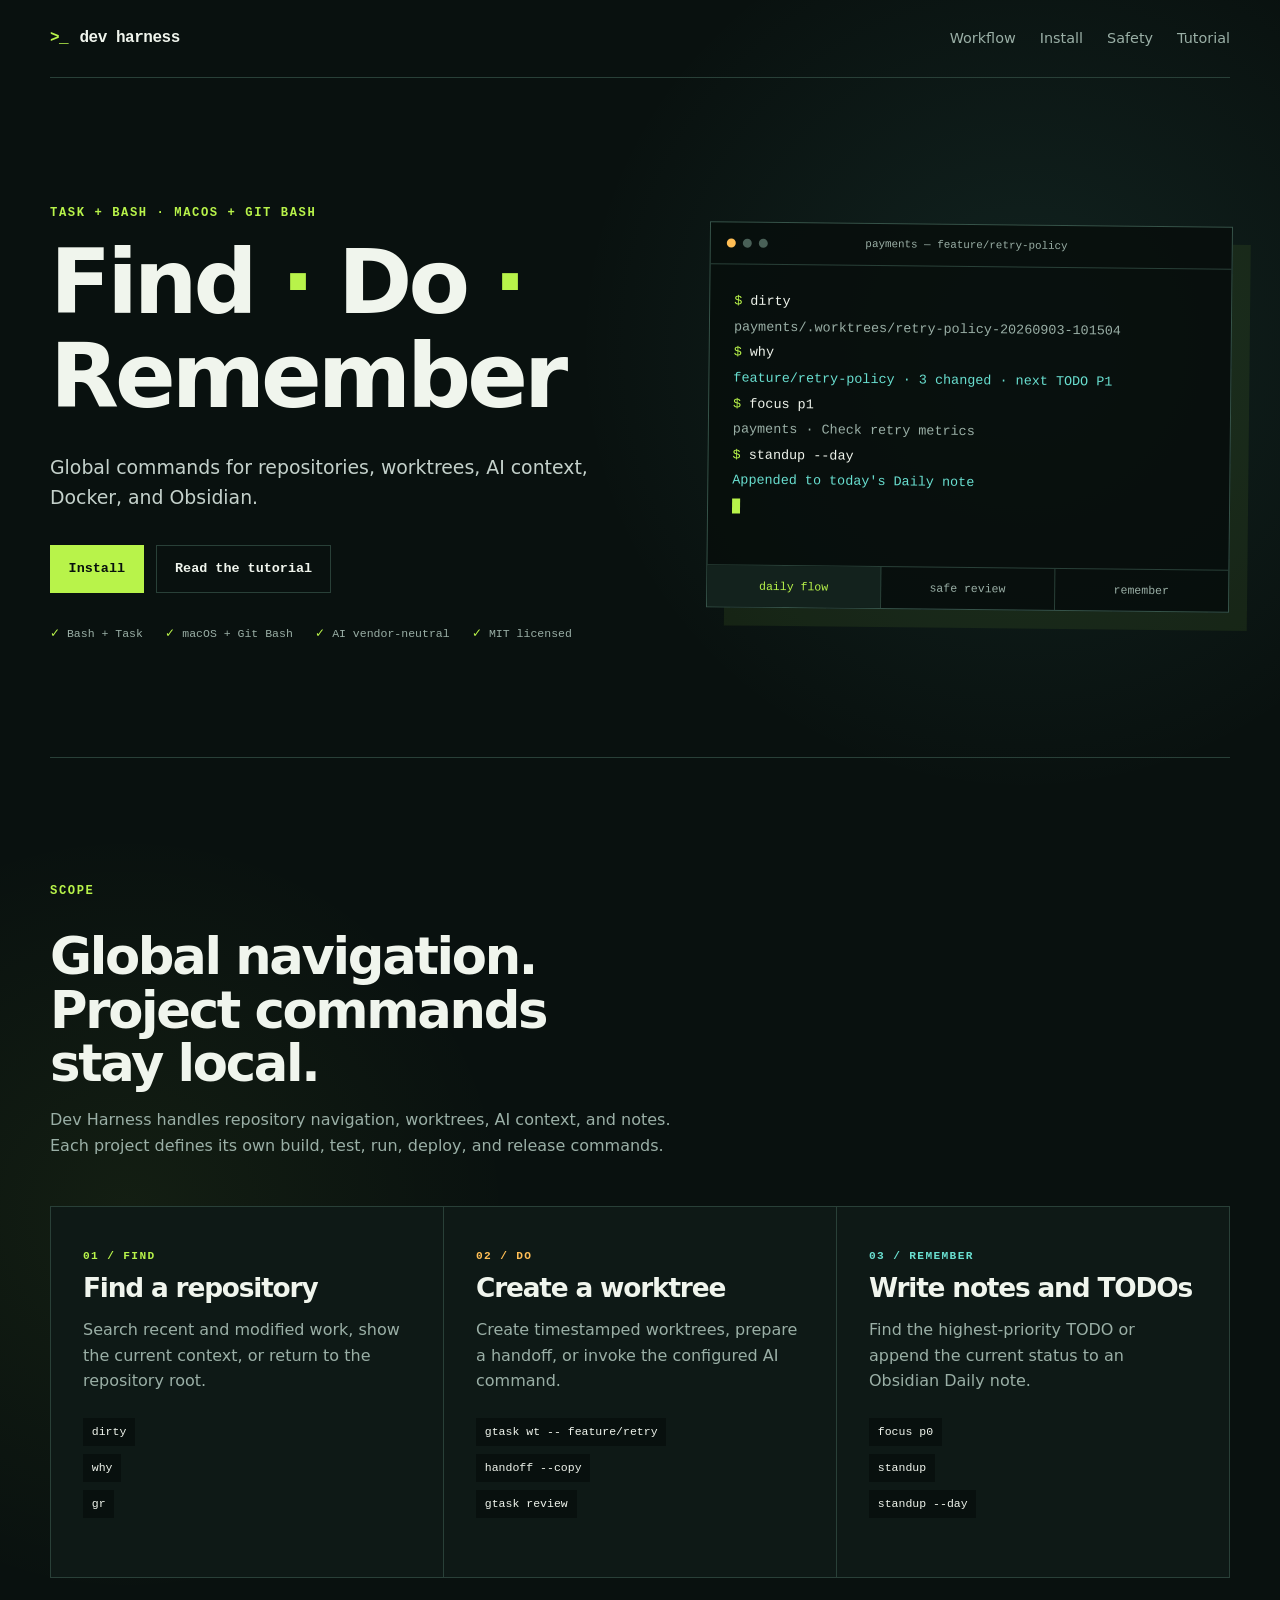
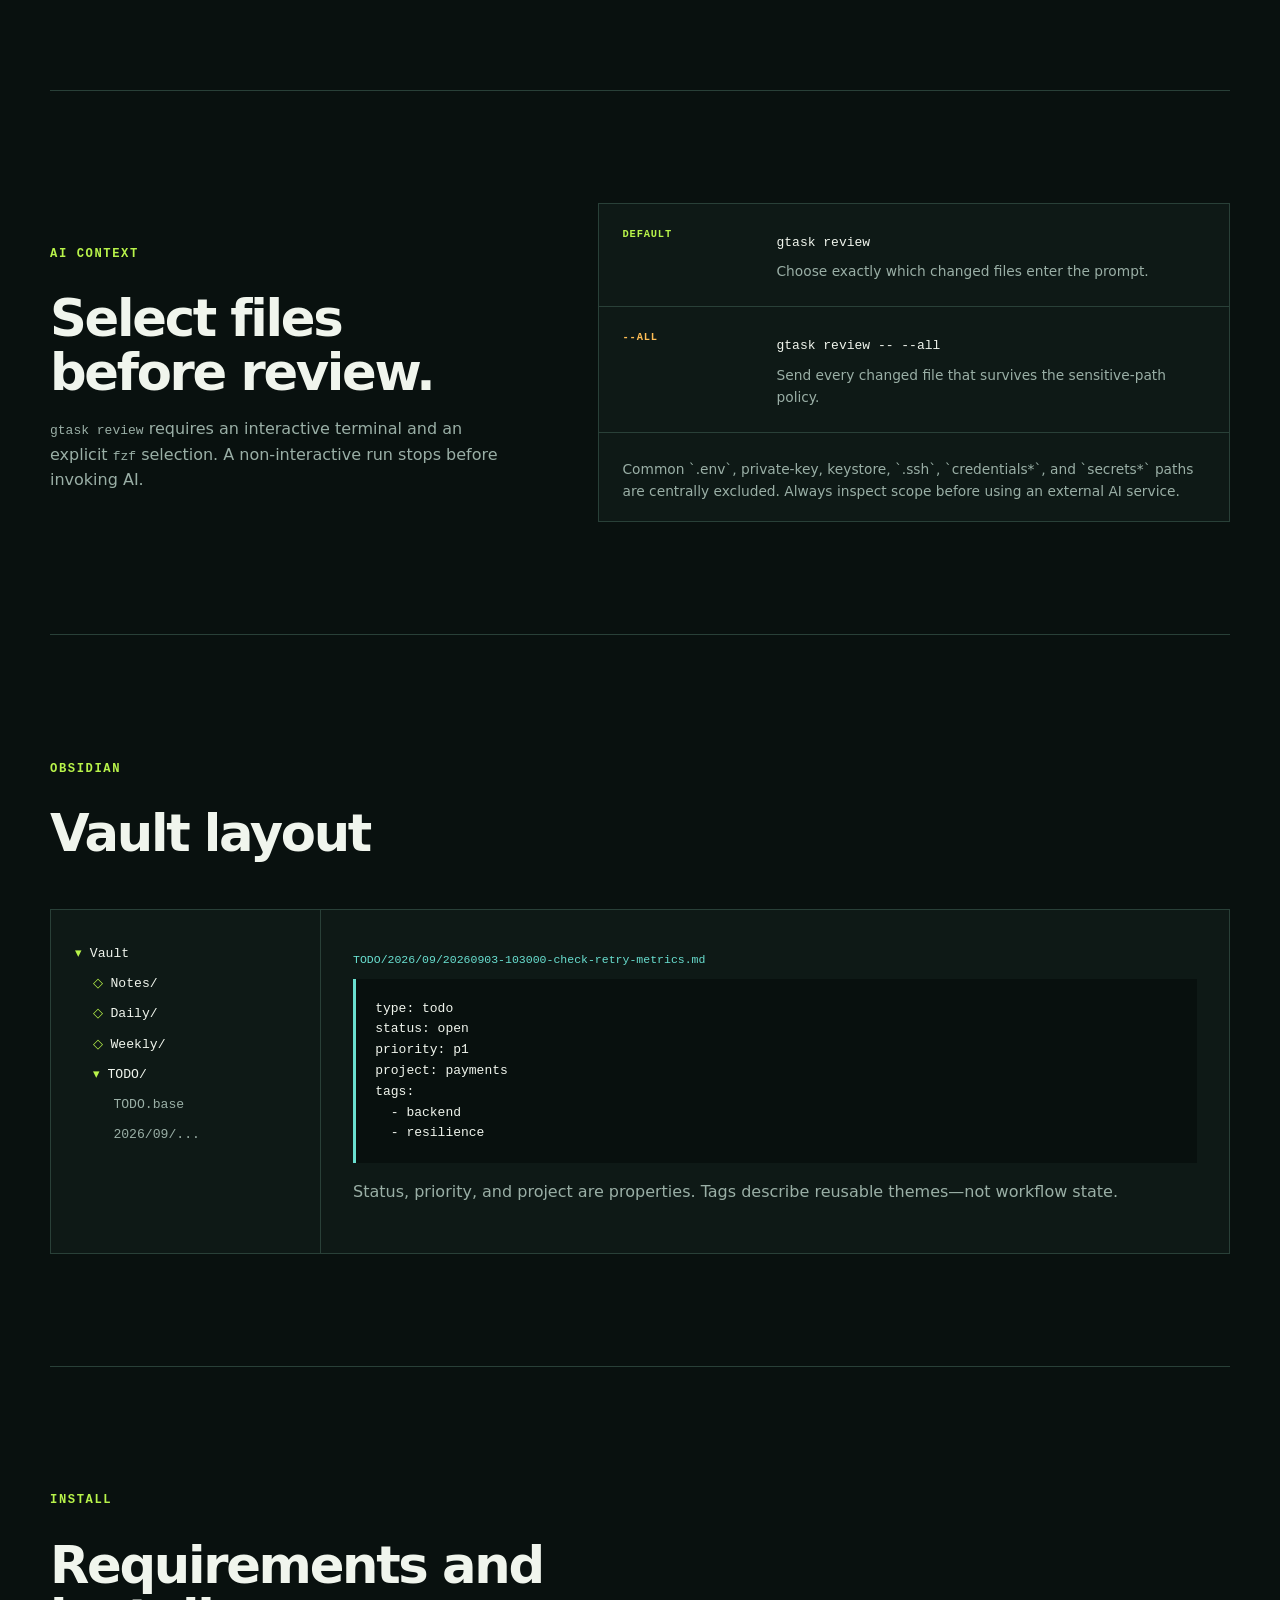
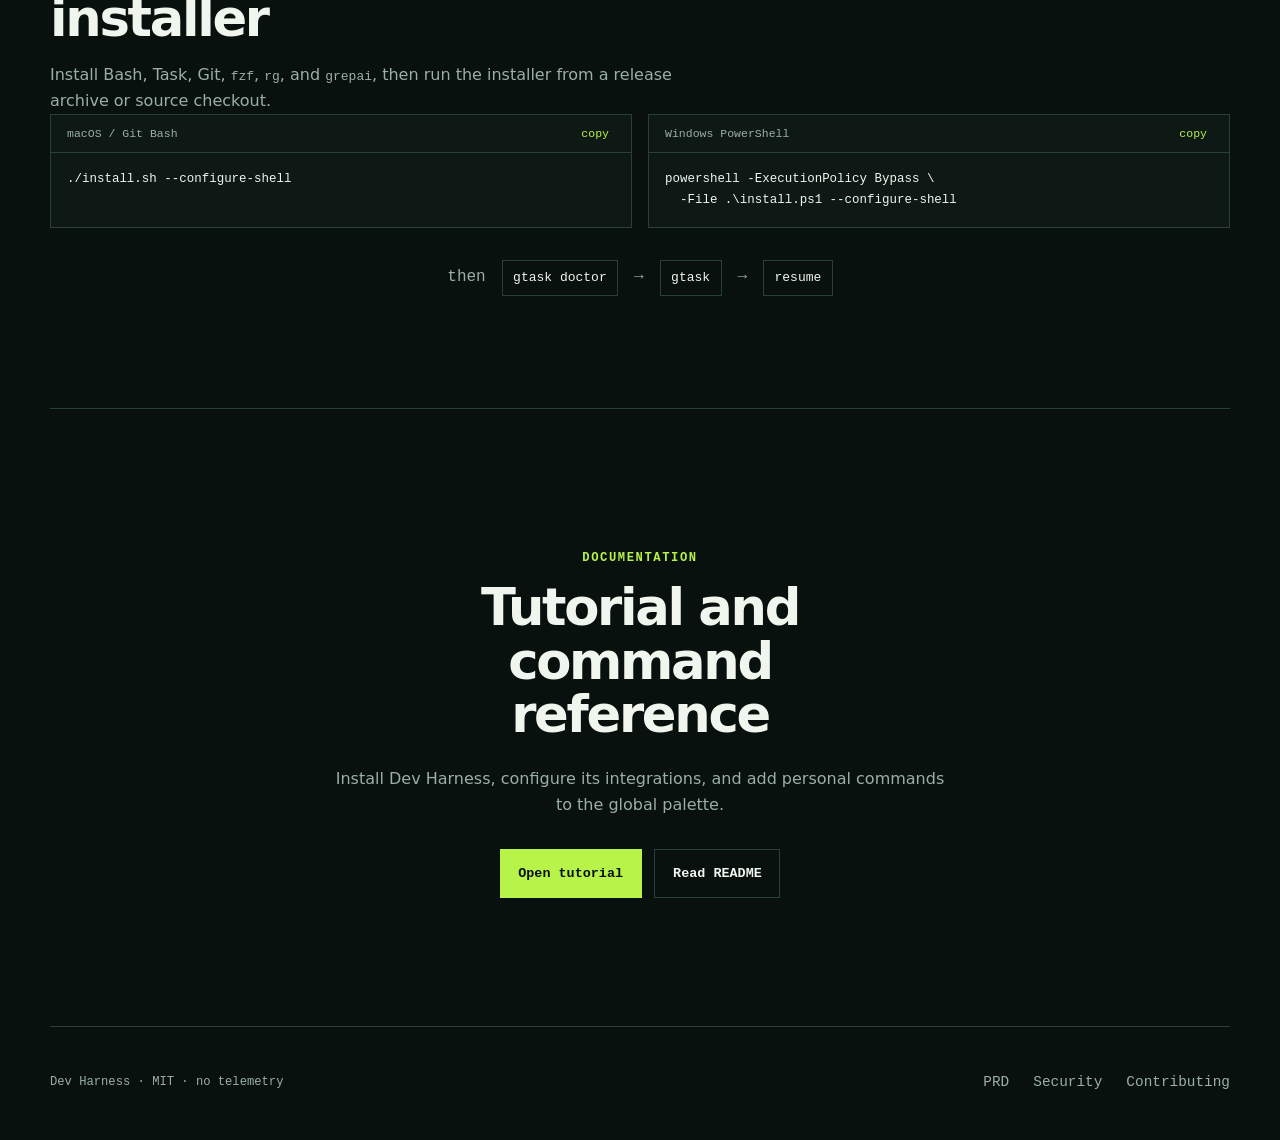
<file: docs/site/index.html>
<!doctype html>
<html lang="en">
  <head>
    <meta charset="utf-8">
    <meta name="viewport" content="width=device-width, initial-scale=1">
    <meta name="description" content="Dev Harness CLI for macOS and Windows Git Bash.">
    <meta name="theme-color" content="#09110f">
    <title>Dev Harness — Find · Do · Remember</title>
    <link rel="stylesheet" href="styles.css?v=0.3.0">
    <script src="app.js?v=0.3.0" defer></script>
  </head>
  <body>
    <a class="skip-link" href="#main">Skip to content</a>
    <header class="site-header">
      <a class="brand" href="#top" aria-label="Dev Harness home">
        <span class="brand-mark" aria-hidden="true">&gt;_</span>
        <span>dev harness</span>
      </a>
      <nav aria-label="Primary navigation">
        <a href="#workflow">Workflow</a>
        <a href="#install">Install</a>
        <a href="#security">Safety</a>
        <a href="tutorial.html">Tutorial</a>
      </nav>
    </header>

    <main id="main">
      <section class="hero" id="top">
        <div class="hero-copy">
          <p class="eyebrow">Task + Bash · macOS + Git Bash</p>
          <h1>Find <span>·</span> Do <span>·</span> Remember</h1>
          <p class="lede">Global commands for repositories, worktrees, AI context, Docker, and Obsidian.</p>
          <div class="hero-actions">
            <a class="button primary" href="#install">Install</a>
            <a class="button secondary" href="tutorial.html">Read the tutorial</a>
          </div>
          <ul class="trust-row" aria-label="Product traits">
            <li>Bash + Task</li>
            <li>macOS + Git Bash</li>
            <li>AI vendor-neutral</li>
            <li>MIT licensed</li>
          </ul>
        </div>

        <div class="terminal" aria-label="Example Dev Harness terminal session">
          <div class="terminal-bar">
            <span></span><span></span><span></span>
            <p>payments — feature/retry-policy</p>
          </div>
          <div class="terminal-body" aria-live="polite">
            <div id="terminal-lines"></div>
            <span class="cursor" aria-hidden="true"></span>
          </div>
          <div class="terminal-tabs" role="group" aria-label="Choose terminal demo">
            <button class="active" data-demo="flow" type="button">daily flow</button>
            <button data-demo="review" type="button">safe review</button>
            <button data-demo="remember" type="button">remember</button>
          </div>
        </div>
      </section>

      <section class="principles" id="workflow" aria-labelledby="workflow-title">
        <div class="section-heading">
          <p class="eyebrow">Scope</p>
          <h2 id="workflow-title">Global navigation. Project commands stay local.</h2>
          <p>Dev Harness handles repository navigation, worktrees, AI context, and notes. Each project defines its own build, test, run, deploy, and release commands.</p>
        </div>

        <div class="principle-grid">
          <article id="find" class="principle-card lime">
            <p class="step">01 / Find</p>
            <h3>Find a repository</h3>
            <p>Search recent and modified work, show the current context, or return to the repository root.</p>
            <code>dirty</code>
            <code>why</code>
            <code>gr</code>
          </article>

          <article id="do" class="principle-card amber">
            <p class="step">02 / Do</p>
            <h3>Create a worktree</h3>
            <p>Create timestamped worktrees, prepare a handoff, or invoke the configured AI command.</p>
            <code>gtask wt -- feature/retry</code>
            <code>handoff --copy</code>
            <code>gtask review</code>
          </article>

          <article id="remember" class="principle-card cyan">
            <p class="step">03 / Remember</p>
            <h3>Write notes and TODOs</h3>
            <p>Find the highest-priority TODO or append the current status to an Obsidian Daily note.</p>
            <code>focus p0</code>
            <code>standup</code>
            <code>standup --day</code>
          </article>
        </div>
      </section>

      <section class="split-section" id="security">
        <div class="section-heading compact">
          <p class="eyebrow">AI context</p>
          <h2>Select files before review.</h2>
          <p><code>gtask review</code> requires an interactive terminal and an explicit <code>fzf</code> selection. A non-interactive run stops before invoking AI.</p>
        </div>
        <div class="security-panel">
          <div class="security-row safe">
            <span>default</span>
            <div><code>gtask review</code><p>Choose exactly which changed files enter the prompt.</p></div>
          </div>
          <div class="security-row caution">
            <span>--all</span>
            <div><code>gtask review -- --all</code><p>Send every changed file that survives the sensitive-path policy.</p></div>
          </div>
          <p class="fine-print">Common `.env`, private-key, keystore, `.ssh`, `credentials*`, and `secrets*` paths are centrally excluded. Always inspect scope before using an external AI service.</p>
        </div>
      </section>

      <section class="knowledge-section" aria-labelledby="knowledge-title">
        <div class="section-heading">
          <p class="eyebrow">Obsidian</p>
          <h2 id="knowledge-title">Vault layout</h2>
        </div>
        <div class="vault-window">
          <div class="tree" aria-label="Obsidian vault structure">
            <p><span>▾</span> Vault</p>
            <p class="indent"><span>◇</span> Notes/</p>
            <p class="indent"><span>◇</span> Daily/</p>
            <p class="indent"><span>◇</span> Weekly/</p>
            <p class="indent"><span>▾</span> TODO/</p>
            <p class="indent-2 muted">TODO.base</p>
            <p class="indent-2 muted">2026/09/...</p>
          </div>
          <div class="note-preview">
            <p class="note-path">TODO/2026/09/20260903-103000-check-retry-metrics.md</p>
            <pre><code>type: todo
status: open
priority: p1
project: payments
tags:
  - backend
  - resilience</code></pre>
            <p>Status, priority, and project are properties. Tags describe reusable themes—not workflow state.</p>
          </div>
        </div>
      </section>

      <section class="install-section" id="install" aria-labelledby="install-title">
        <div class="section-heading compact">
          <p class="eyebrow">Install</p>
          <h2 id="install-title">Requirements and installer</h2>
          <p>Install Bash, Task, Git, <code>fzf</code>, <code>rg</code>, and <code>grepai</code>, then run the installer from a release archive or source checkout.</p>
        </div>
        <div class="install-grid">
          <div class="command-card">
            <div class="command-heading"><span>macOS / Git Bash</span><button class="copy" type="button" data-copy="./install.sh --configure-shell">copy</button></div>
            <pre><code>./install.sh --configure-shell</code></pre>
          </div>
          <div class="command-card">
            <div class="command-heading"><span>Windows PowerShell</span><button class="copy" type="button" data-copy="powershell -ExecutionPolicy Bypass -File .\install.ps1 --configure-shell">copy</button></div>
            <pre><code>powershell -ExecutionPolicy Bypass \
  -File .\install.ps1 --configure-shell</code></pre>
          </div>
        </div>
        <div class="first-run">
          <span>then</span>
          <code>gtask doctor</code>
          <span>→</span>
          <code>gtask</code>
          <span>→</span>
          <code>resume</code>
        </div>
      </section>

      <section class="cta">
        <p class="eyebrow">Documentation</p>
        <h2>Tutorial and command reference</h2>
        <p>Install Dev Harness, configure its integrations, and add personal commands to the global palette.</p>
        <div class="hero-actions center">
          <a class="button primary" href="tutorial.html">Open tutorial</a>
          <a class="button secondary" href="README.md" data-repo-file="README.md">Read README</a>
        </div>
      </section>
    </main>

    <footer>
      <p>Dev Harness · MIT · no telemetry</p>
      <nav aria-label="Project documents">
        <a href="PRD.md" data-repo-file="PRD.md">PRD</a>
        <a href="SECURITY.md" data-repo-file="SECURITY.md">Security</a>
        <a href="CONTRIBUTING.md" data-repo-file="CONTRIBUTING.md">Contributing</a>
      </nav>
    </footer>
  </body>
</html>
</file>
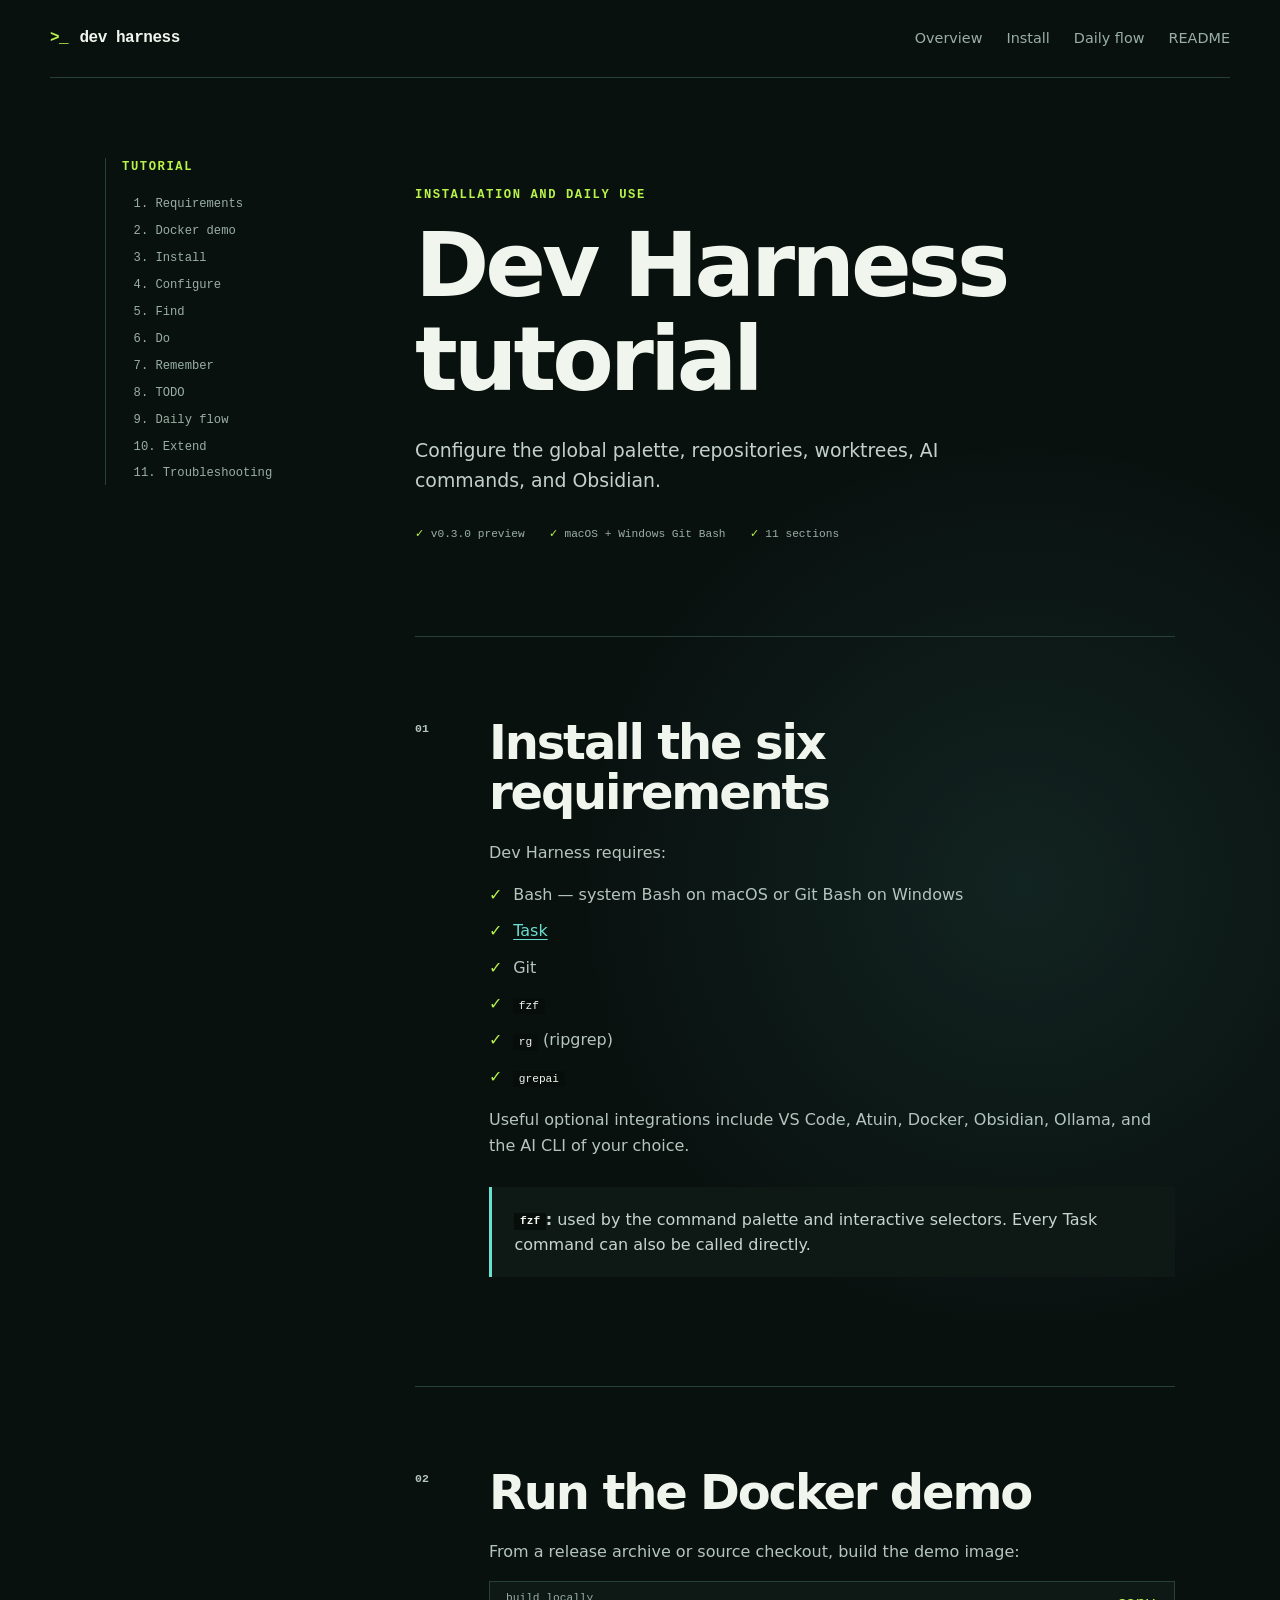
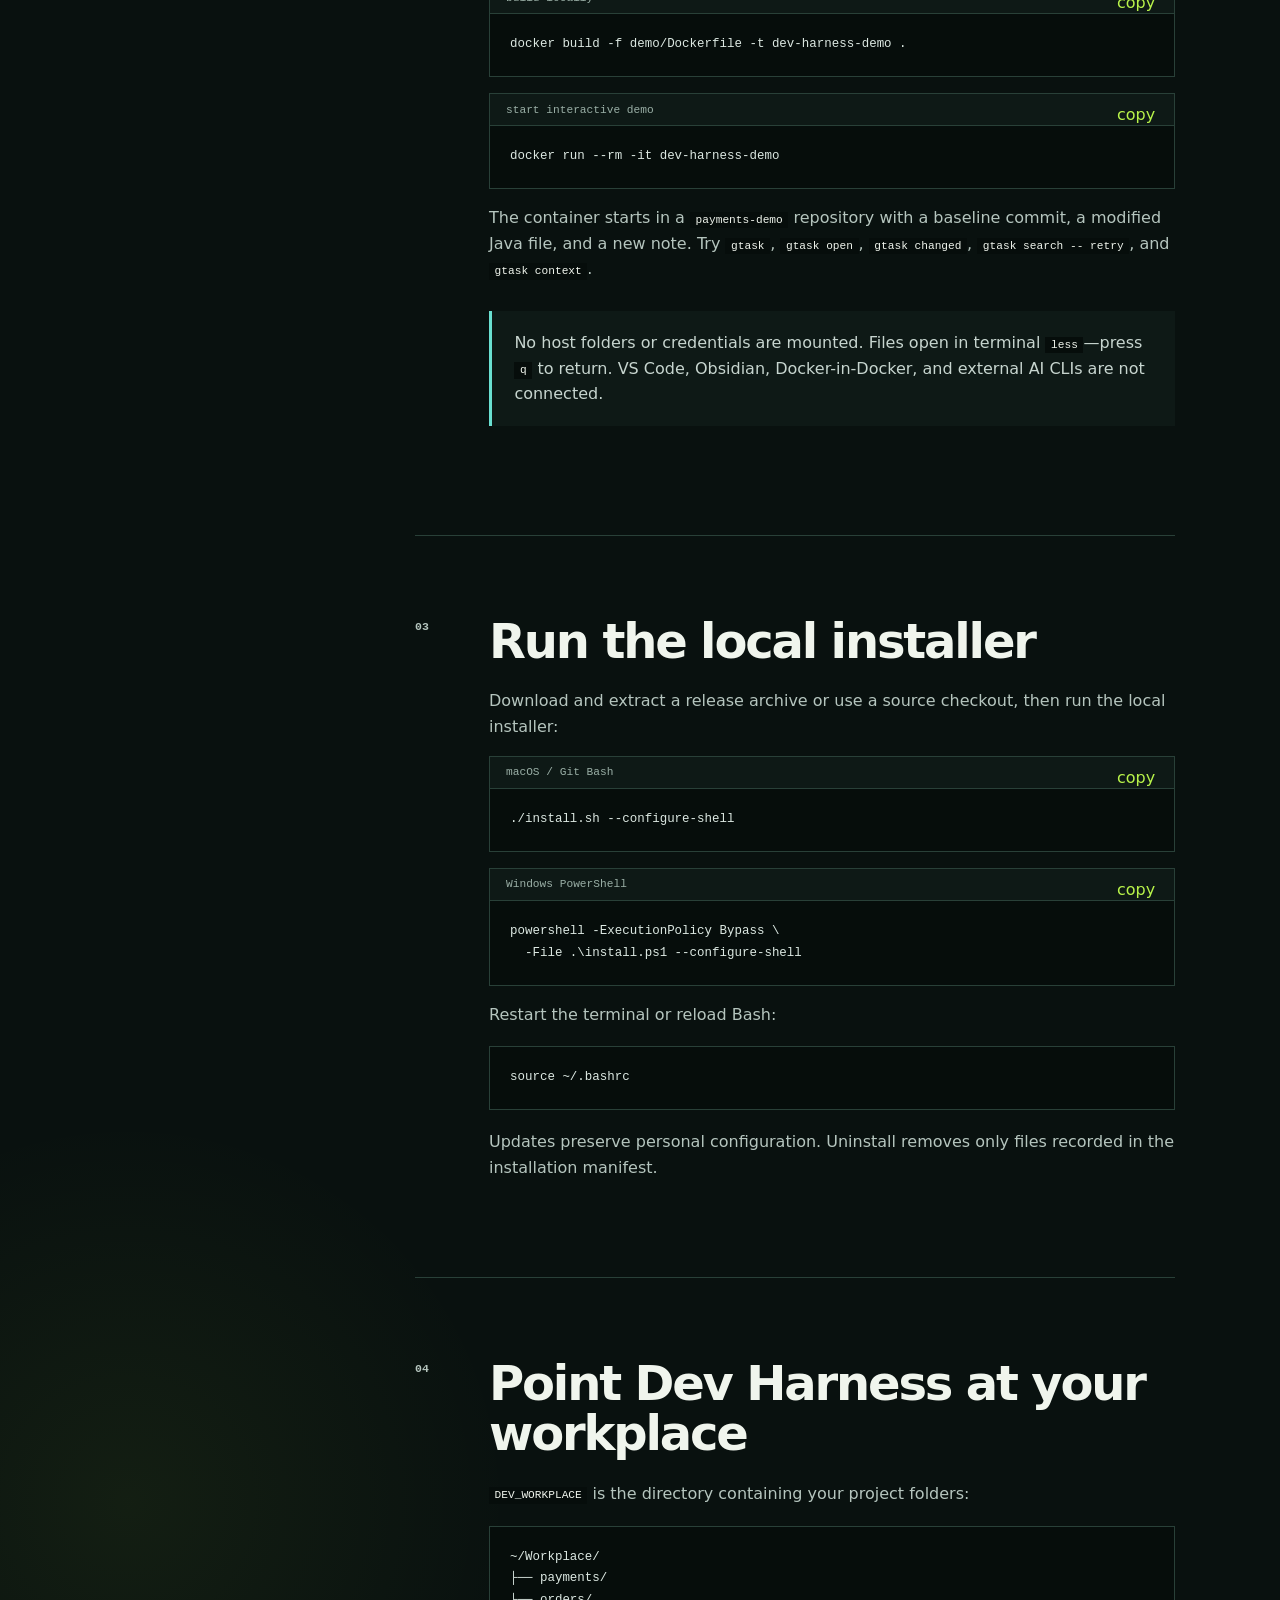
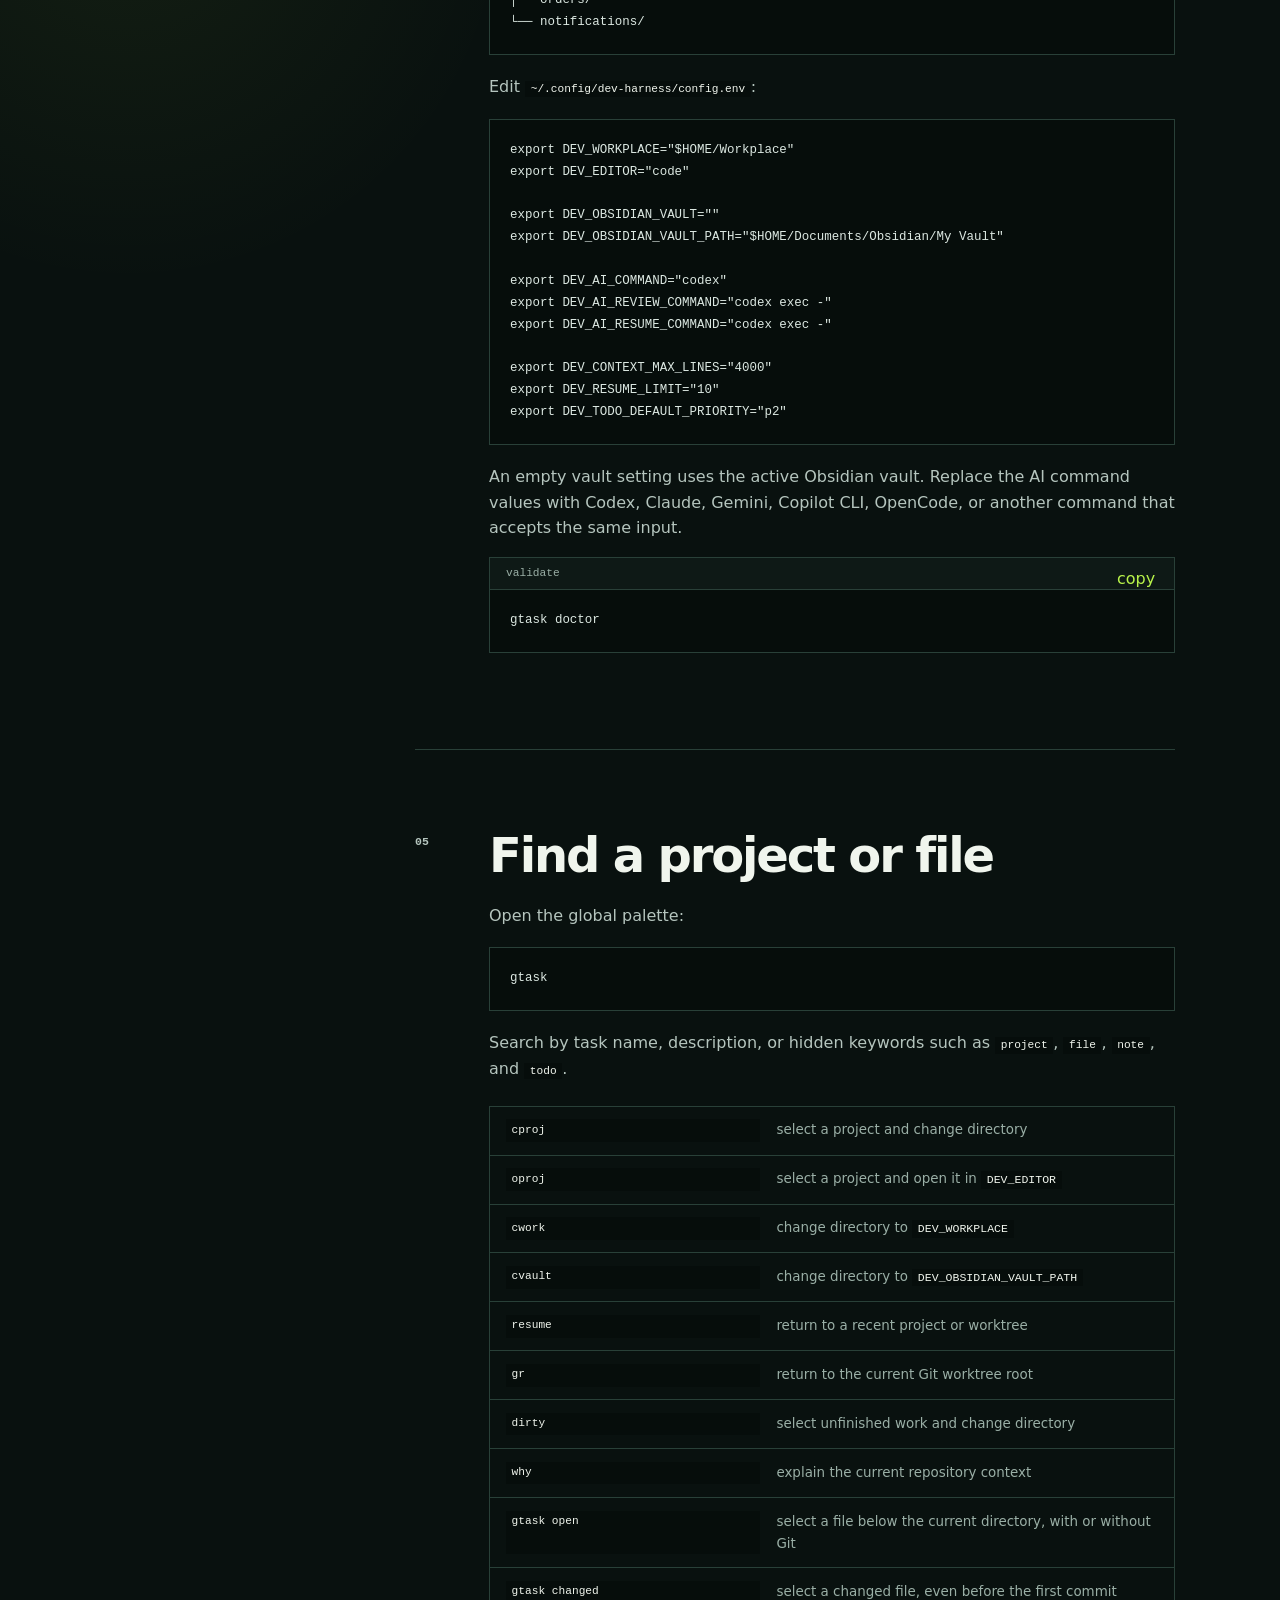
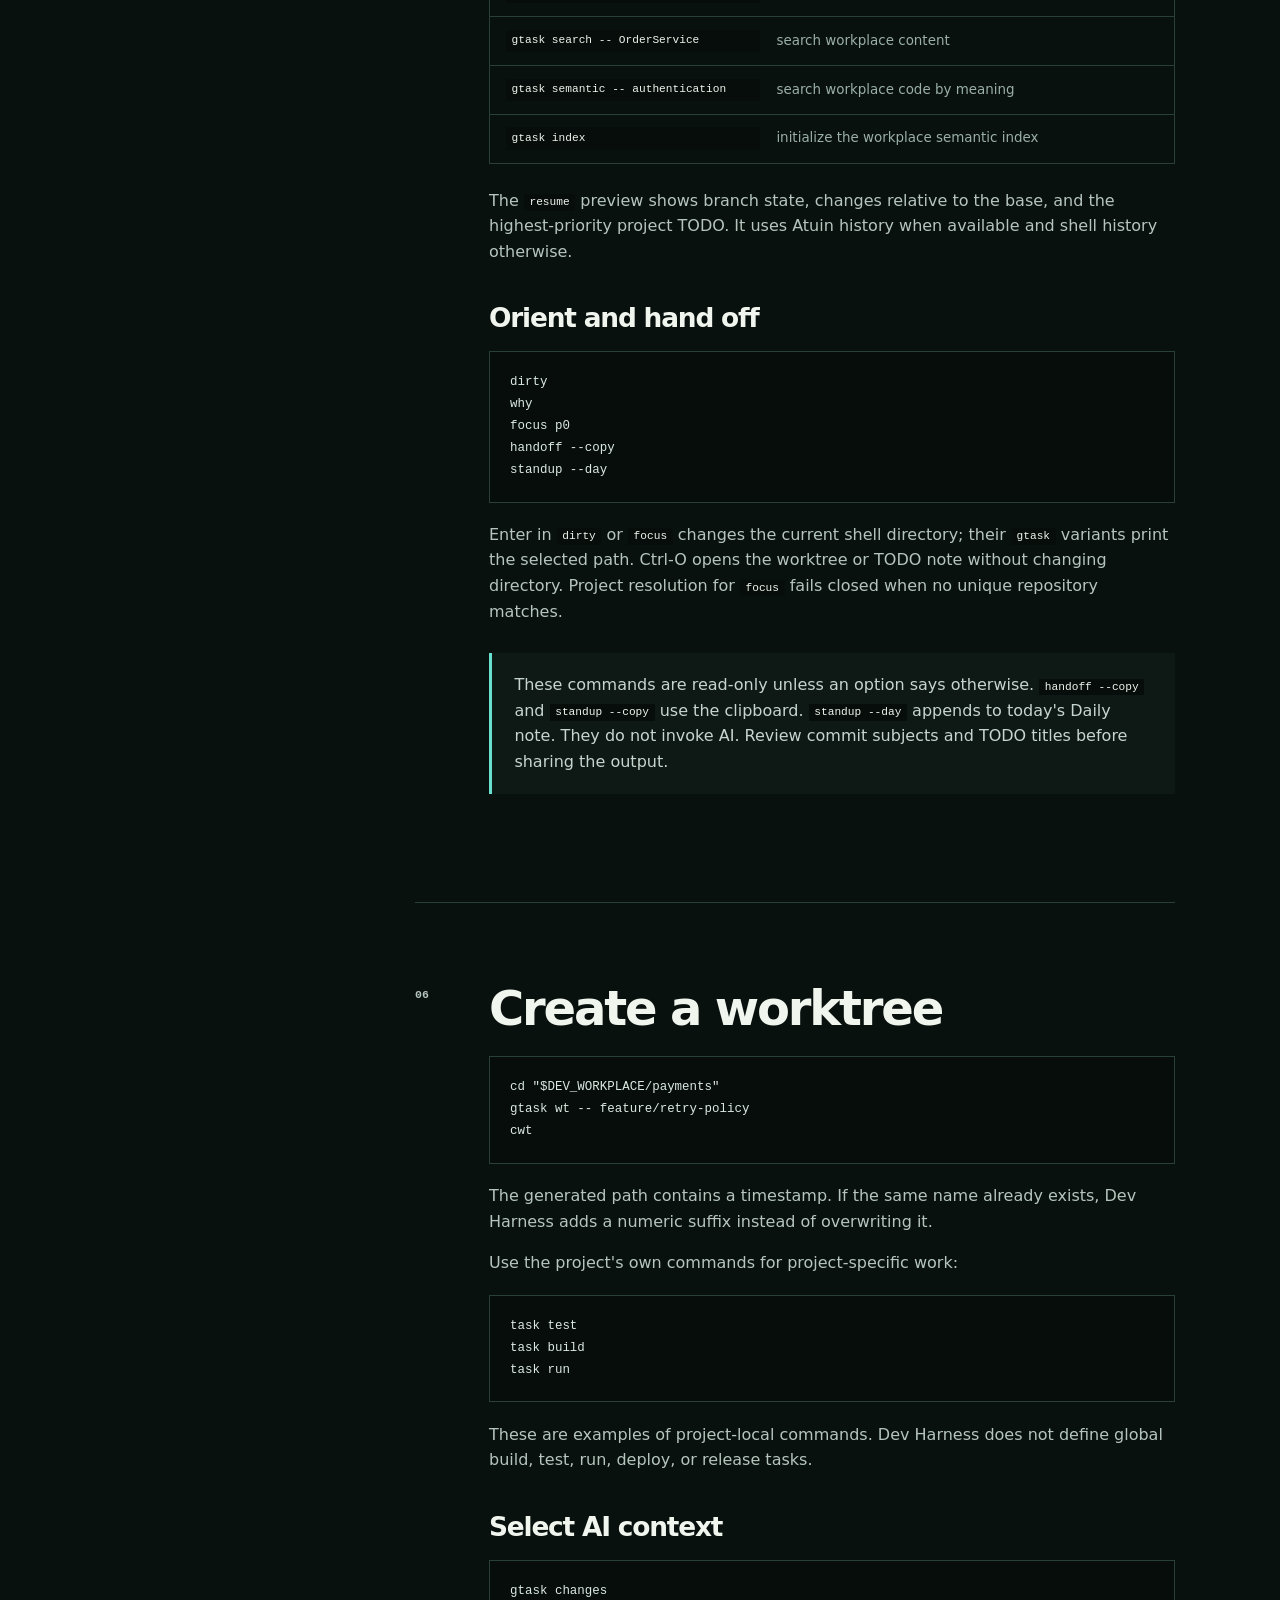
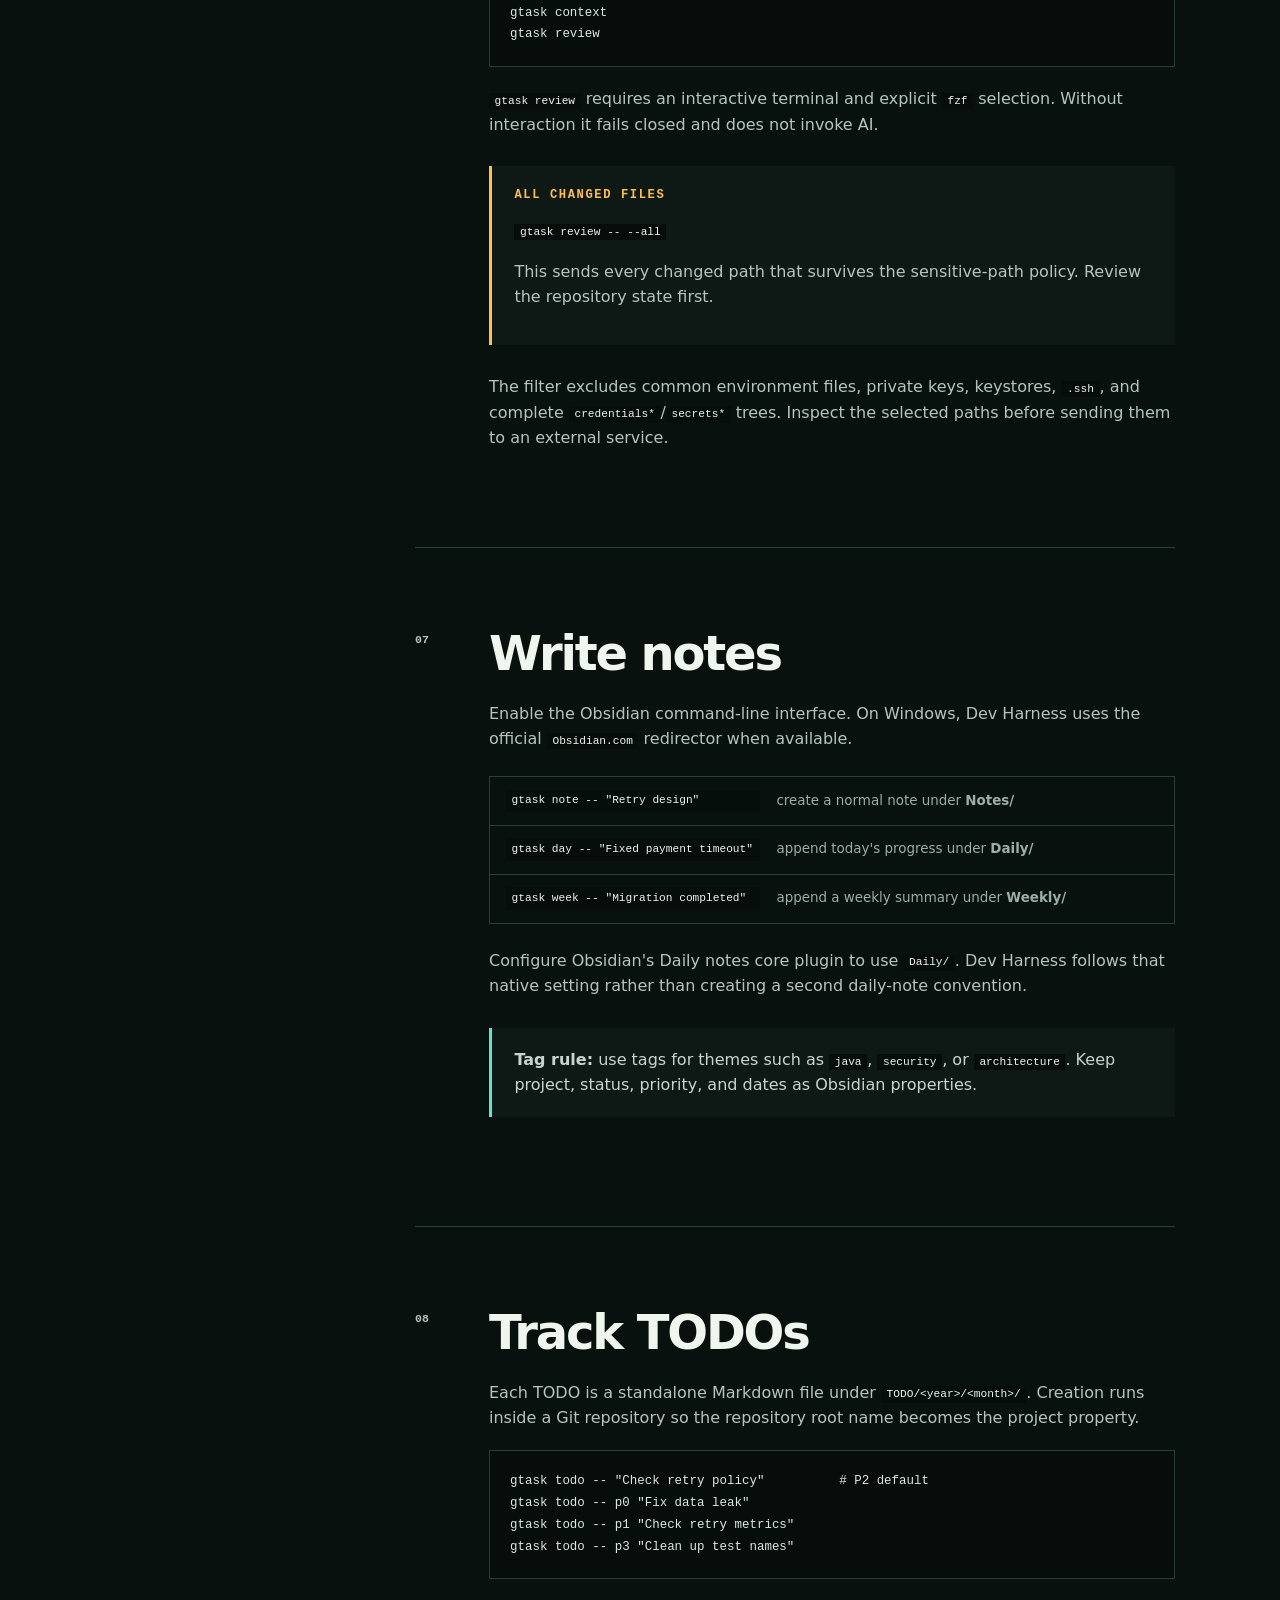
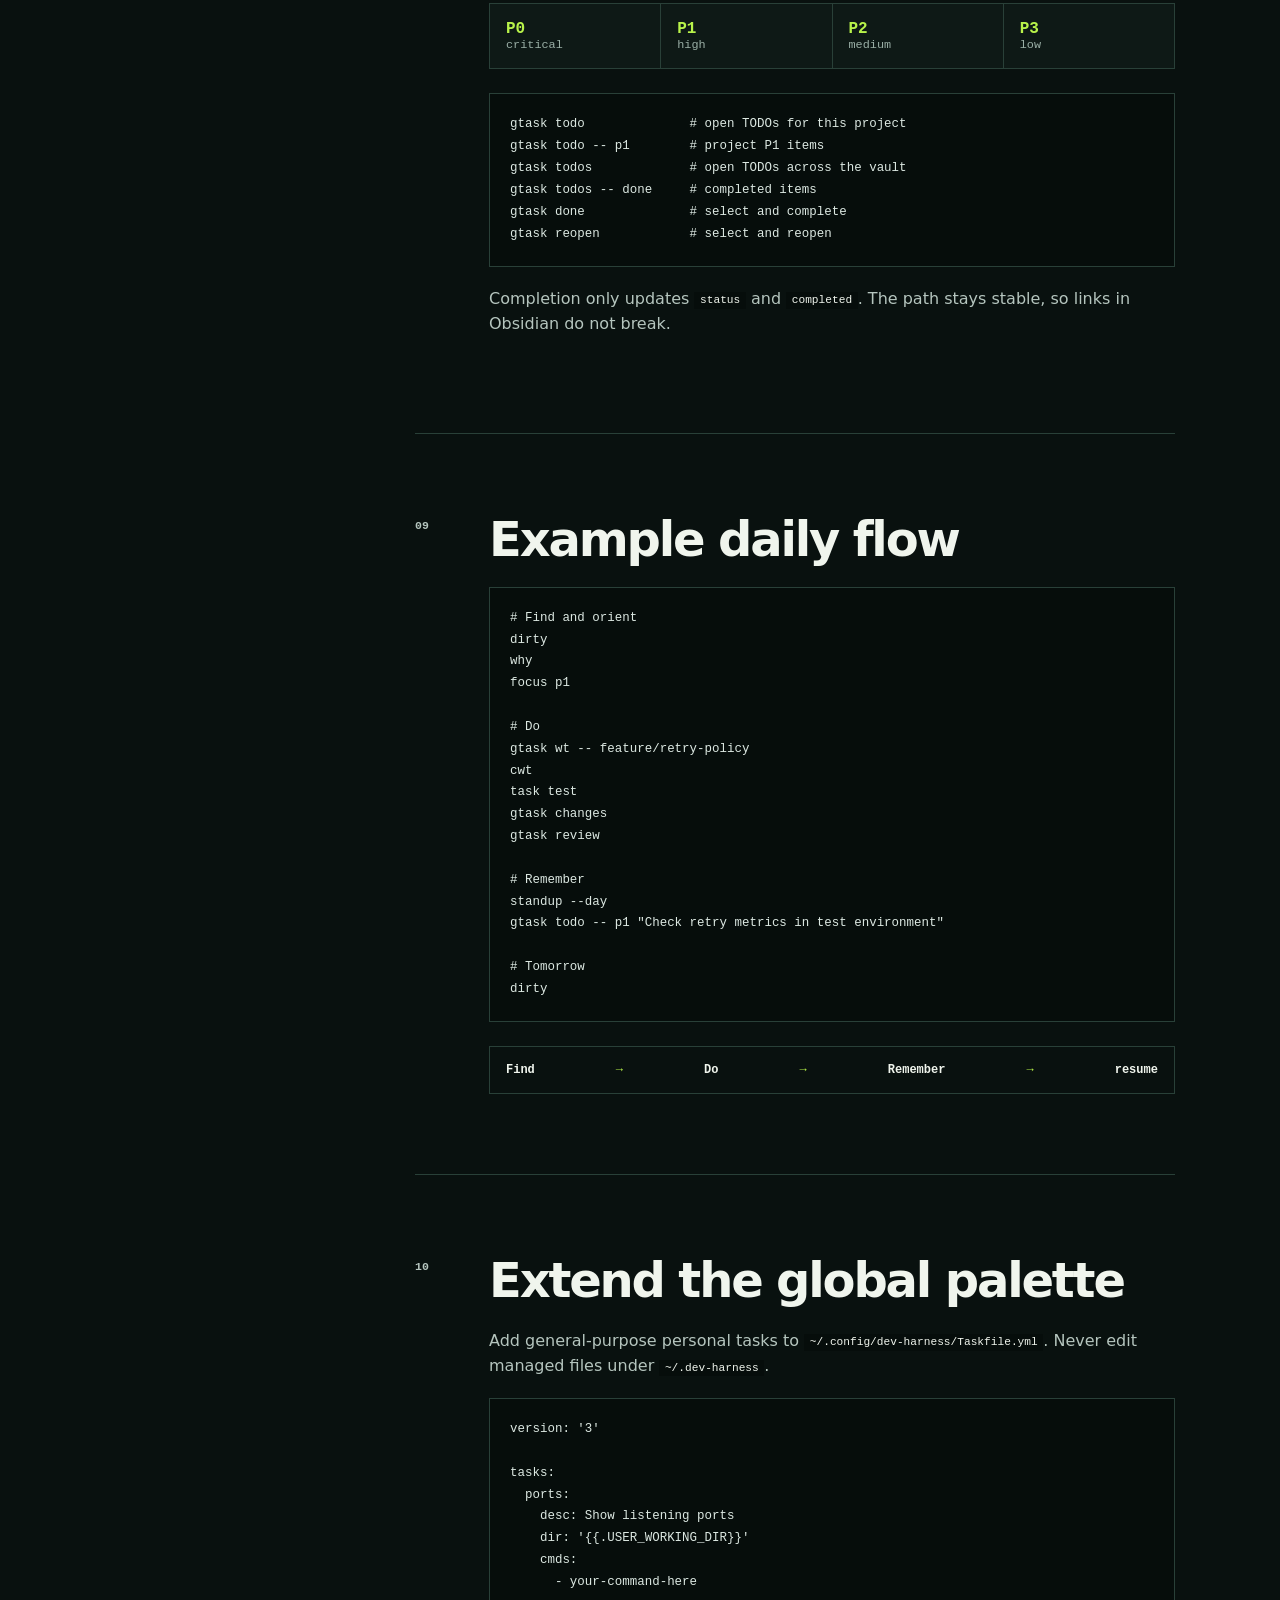
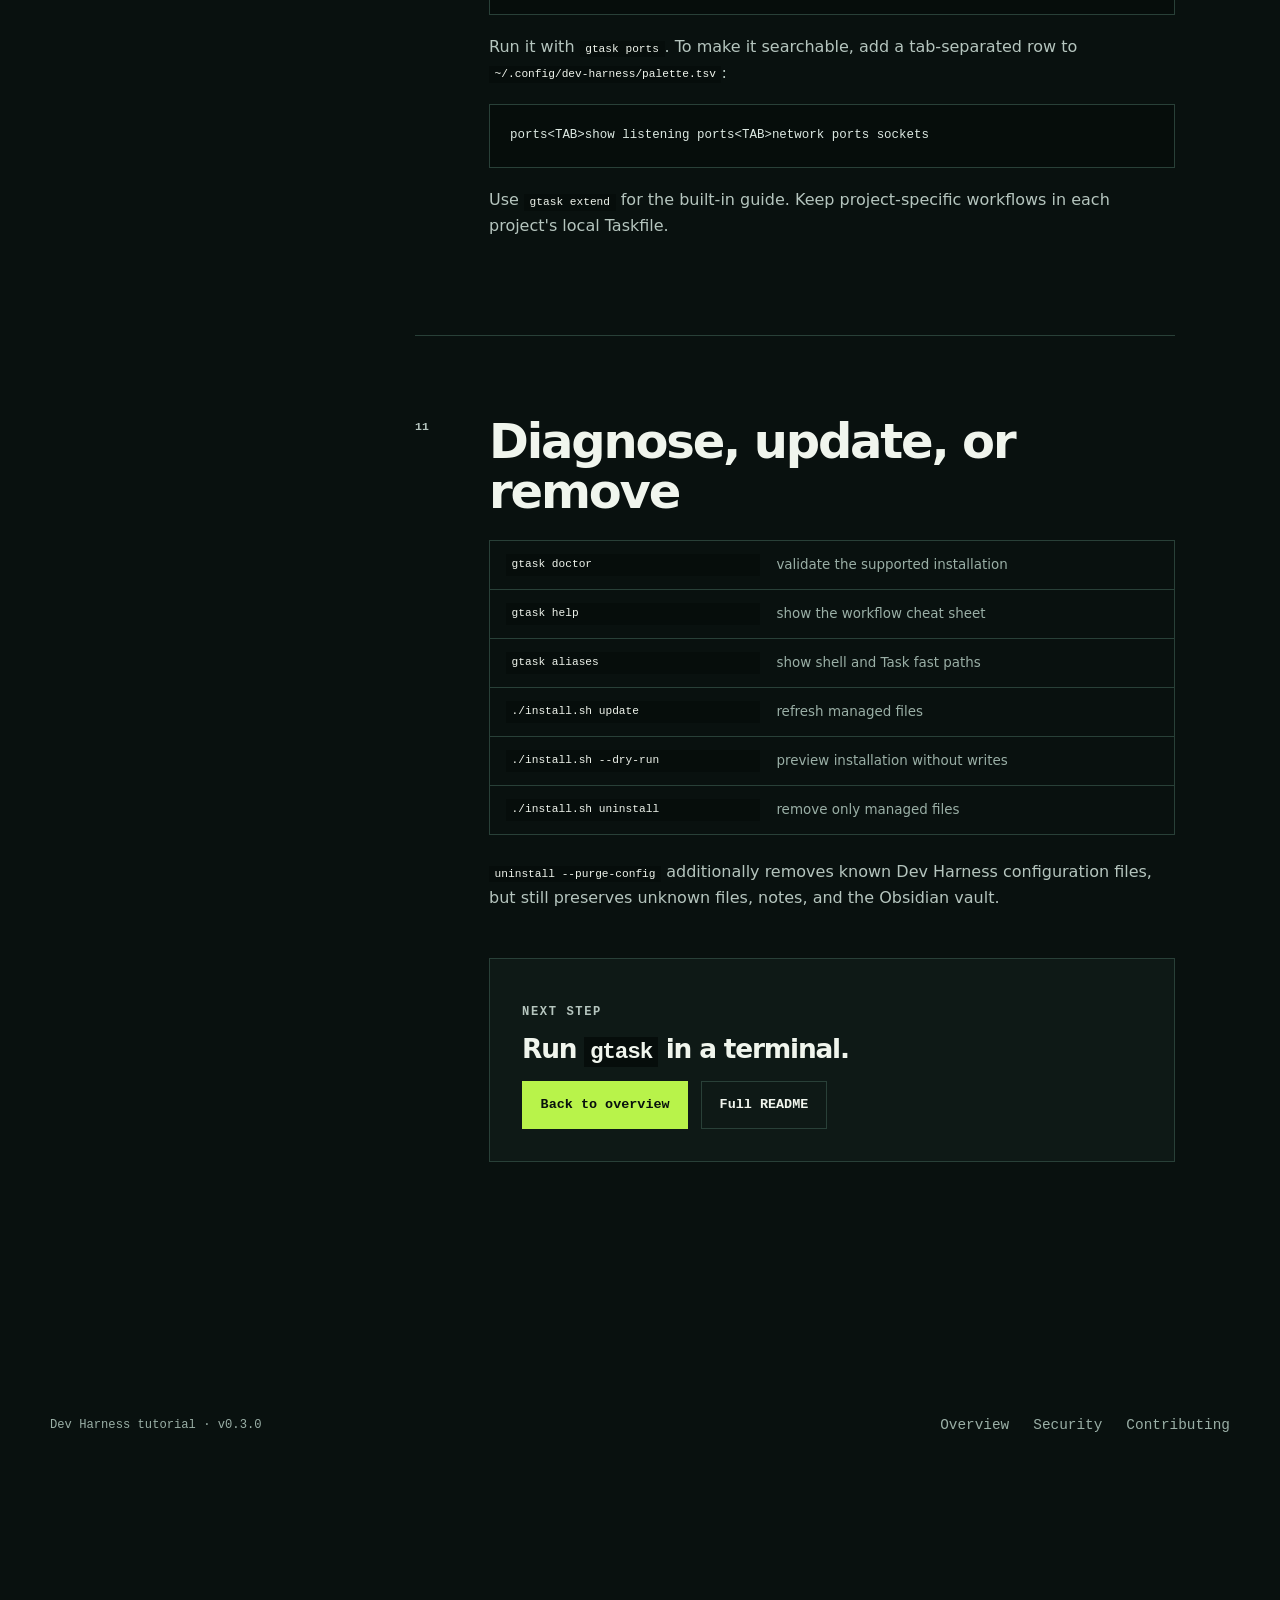
<file: docs/site/tutorial.html>
<!doctype html>
<html lang="en">
  <head>
    <meta charset="utf-8">
    <meta name="viewport" content="width=device-width, initial-scale=1">
    <meta name="description" content="A guided Dev Harness tutorial: installation, projects, worktrees, AI review, Obsidian notes, and TODOs.">
    <meta name="theme-color" content="#09110f">
    <title>Dev Harness Tutorial</title>
    <link rel="stylesheet" href="styles.css?v=0.3.0">
    <script src="app.js?v=0.3.0" defer></script>
  </head>
  <body class="tutorial-page">
    <a class="skip-link" href="#tutorial-content">Skip to tutorial</a>
    <header class="site-header">
      <a class="brand" href="index.html" aria-label="Dev Harness home">
        <span class="brand-mark" aria-hidden="true">&gt;_</span>
        <span>dev harness</span>
      </a>
      <nav aria-label="Tutorial navigation">
        <a href="index.html">Overview</a>
        <a href="#install">Install</a>
        <a href="#workflow">Daily flow</a>
        <a href="README.md" data-repo-file="README.md">README</a>
      </nav>
    </header>

    <main class="tutorial-shell">
      <aside class="tutorial-nav" aria-label="Tutorial table of contents">
        <p class="eyebrow">Tutorial</p>
        <a href="#requirements">1. Requirements</a>
        <a href="#demo">2. Docker demo</a>
        <a href="#install">3. Install</a>
        <a href="#configure">4. Configure</a>
        <a href="#find">5. Find</a>
        <a href="#do">6. Do</a>
        <a href="#remember">7. Remember</a>
        <a href="#todo">8. TODO</a>
        <a href="#workflow">9. Daily flow</a>
        <a href="#extend">10. Extend</a>
        <a href="#troubleshooting">11. Troubleshooting</a>
      </aside>

      <article class="tutorial-content" id="tutorial-content">
        <header class="tutorial-hero">
          <p class="eyebrow">Installation and daily use</p>
          <h1>Dev Harness tutorial</h1>
          <p class="lede">Configure the global palette, repositories, worktrees, AI commands, and Obsidian.</p>
          <div class="tutorial-meta">
            <span>v0.3.0 preview</span>
            <span>macOS + Windows Git Bash</span>
            <span>11 sections</span>
          </div>
        </header>

        <section class="tutorial-step" id="requirements">
          <p class="step-number">01</p>
          <div>
            <h2>Install the six requirements</h2>
            <p>Dev Harness requires:</p>
            <ul class="check-list">
              <li>Bash — system Bash on macOS or Git Bash on Windows</li>
              <li><a href="https://taskfile.dev/">Task</a></li>
              <li>Git</li>
              <li><code>fzf</code></li>
              <li><code>rg</code> (ripgrep)</li>
              <li><code>grepai</code></li>
            </ul>
            <p>Useful optional integrations include VS Code, Atuin, Docker, Obsidian, Ollama, and the AI CLI of your choice.</p>
            <div class="callout"><strong><code>fzf</code>:</strong> used by the command palette and interactive selectors. Every Task command can also be called directly.</div>
          </div>
        </section>

        <section class="tutorial-step" id="demo">
          <p class="step-number">02</p>
          <div>
            <h2>Run the Docker demo</h2>
            <p>From a release archive or source checkout, build the demo image:</p>
            <div class="tutorial-command">
              <span>build locally</span>
              <button class="copy" type="button" data-copy="docker build -f demo/Dockerfile -t dev-harness-demo .">copy</button>
              <pre><code>docker build -f demo/Dockerfile -t dev-harness-demo .</code></pre>
            </div>
            <div class="tutorial-command">
              <span>start interactive demo</span>
              <button class="copy" type="button" data-copy="docker run --rm -it dev-harness-demo">copy</button>
              <pre><code>docker run --rm -it dev-harness-demo</code></pre>
            </div>
            <p>The container starts in a <code>payments-demo</code> repository with a baseline commit, a modified Java file, and a new note. Try <code>gtask</code>, <code>gtask open</code>, <code>gtask changed</code>, <code>gtask search -- retry</code>, and <code>gtask context</code>.</p>
            <div class="callout">No host folders or credentials are mounted. Files open in terminal <code>less</code>—press <code>q</code> to return. VS Code, Obsidian, Docker-in-Docker, and external AI CLIs are not connected.</div>
          </div>
        </section>

        <section class="tutorial-step" id="install">
          <p class="step-number">03</p>
          <div>
            <h2>Run the local installer</h2>
            <p>Download and extract a release archive or use a source checkout, then run the local installer:</p>
            <div class="tutorial-command">
              <span>macOS / Git Bash</span>
              <button class="copy" type="button" data-copy="./install.sh --configure-shell">copy</button>
              <pre><code>./install.sh --configure-shell</code></pre>
            </div>
            <div class="tutorial-command">
              <span>Windows PowerShell</span>
              <button class="copy" type="button" data-copy="powershell -ExecutionPolicy Bypass -File .\install.ps1 --configure-shell">copy</button>
              <pre><code>powershell -ExecutionPolicy Bypass \
  -File .\install.ps1 --configure-shell</code></pre>
            </div>
            <p>Restart the terminal or reload Bash:</p>
            <pre><code>source ~/.bashrc</code></pre>
            <p>Updates preserve personal configuration. Uninstall removes only files recorded in the installation manifest.</p>
          </div>
        </section>

        <section class="tutorial-step" id="configure">
          <p class="step-number">04</p>
          <div>
            <h2>Point Dev Harness at your workplace</h2>
            <p><code>DEV_WORKPLACE</code> is the directory containing your project folders:</p>
            <pre><code>~/Workplace/
├── payments/
├── orders/
└── notifications/</code></pre>
            <p>Edit <code>~/.config/dev-harness/config.env</code>:</p>
            <pre><code>export DEV_WORKPLACE="$HOME/Workplace"
export DEV_EDITOR="code"

export DEV_OBSIDIAN_VAULT=""
export DEV_OBSIDIAN_VAULT_PATH="$HOME/Documents/Obsidian/My Vault"

export DEV_AI_COMMAND="codex"
export DEV_AI_REVIEW_COMMAND="codex exec -"
export DEV_AI_RESUME_COMMAND="codex exec -"

export DEV_CONTEXT_MAX_LINES="4000"
export DEV_RESUME_LIMIT="10"
export DEV_TODO_DEFAULT_PRIORITY="p2"</code></pre>
            <p>An empty vault setting uses the active Obsidian vault. Replace the AI command values with Codex, Claude, Gemini, Copilot CLI, OpenCode, or another command that accepts the same input.</p>
            <div class="tutorial-command">
              <span>validate</span>
              <button class="copy" type="button" data-copy="gtask doctor">copy</button>
              <pre><code>gtask doctor</code></pre>
            </div>
          </div>
        </section>

        <section class="tutorial-step" id="find">
          <p class="step-number">05</p>
          <div>
            <h2>Find a project or file</h2>
            <p>Open the global palette:</p>
            <pre><code>gtask</code></pre>
            <p>Search by task name, description, or hidden keywords such as <code>project</code>, <code>file</code>, <code>note</code>, and <code>todo</code>.</p>
            <div class="command-list">
              <div><code>cproj</code><span>select a project and change directory</span></div>
              <div><code>oproj</code><span>select a project and open it in <code>DEV_EDITOR</code></span></div>
              <div><code>cwork</code><span>change directory to <code>DEV_WORKPLACE</code></span></div>
              <div><code>cvault</code><span>change directory to <code>DEV_OBSIDIAN_VAULT_PATH</code></span></div>
              <div><code>resume</code><span>return to a recent project or worktree</span></div>
              <div><code>gr</code><span>return to the current Git worktree root</span></div>
              <div><code>dirty</code><span>select unfinished work and change directory</span></div>
              <div><code>why</code><span>explain the current repository context</span></div>
              <div><code>gtask open</code><span>select a file below the current directory, with or without Git</span></div>
              <div><code>gtask changed</code><span>select a changed file, even before the first commit</span></div>
              <div><code>gtask search -- OrderService</code><span>search workplace content</span></div>
              <div><code>gtask semantic -- authentication</code><span>search workplace code by meaning</span></div>
              <div><code>gtask index</code><span>initialize the workplace semantic index</span></div>
            </div>
            <p>The <code>resume</code> preview shows branch state, changes relative to the base, and the highest-priority project TODO. It uses Atuin history when available and shell history otherwise.</p>
            <h3>Orient and hand off</h3>
            <pre><code>dirty
why
focus p0
handoff --copy
standup --day</code></pre>
            <p>Enter in <code>dirty</code> or <code>focus</code> changes the current shell directory; their <code>gtask</code> variants print the selected path. Ctrl-O opens the worktree or TODO note without changing directory. Project resolution for <code>focus</code> fails closed when no unique repository matches.</p>
            <div class="callout">These commands are read-only unless an option says otherwise. <code>handoff --copy</code> and <code>standup --copy</code> use the clipboard. <code>standup --day</code> appends to today's Daily note. They do not invoke AI. Review commit subjects and TODO titles before sharing the output.</div>
          </div>
        </section>

        <section class="tutorial-step" id="do">
          <p class="step-number">06</p>
          <div>
            <h2>Create a worktree</h2>
            <pre><code>cd "$DEV_WORKPLACE/payments"
gtask wt -- feature/retry-policy
cwt</code></pre>
            <p>The generated path contains a timestamp. If the same name already exists, Dev Harness adds a numeric suffix instead of overwriting it.</p>
            <p>Use the project's own commands for project-specific work:</p>
            <pre><code>task test
task build
task run</code></pre>
            <p>These are examples of project-local commands. Dev Harness does not define global build, test, run, deploy, or release tasks.</p>

            <h3>Select AI context</h3>
            <pre><code>gtask changes
gtask context
gtask review</code></pre>
            <p><code>gtask review</code> requires an interactive terminal and explicit <code>fzf</code> selection. Without interaction it fails closed and does not invoke AI.</p>
            <div class="warning">
              <p class="eyebrow">All changed files</p>
              <code>gtask review -- --all</code>
              <p>This sends every changed path that survives the sensitive-path policy. Review the repository state first.</p>
            </div>
            <p>The filter excludes common environment files, private keys, keystores, <code>.ssh</code>, and complete <code>credentials*</code>/<code>secrets*</code> trees. Inspect the selected paths before sending them to an external service.</p>
          </div>
        </section>

        <section class="tutorial-step" id="remember">
          <p class="step-number">07</p>
          <div>
            <h2>Write notes</h2>
            <p>Enable the Obsidian command-line interface. On Windows, Dev Harness uses the official <code>Obsidian.com</code> redirector when available.</p>
            <div class="command-list">
              <div><code>gtask note -- "Retry design"</code><span>create a normal note under <strong>Notes/</strong></span></div>
              <div><code>gtask day -- "Fixed payment timeout"</code><span>append today's progress under <strong>Daily/</strong></span></div>
              <div><code>gtask week -- "Migration completed"</code><span>append a weekly summary under <strong>Weekly/</strong></span></div>
            </div>
            <p>Configure Obsidian's Daily notes core plugin to use <code>Daily/</code>. Dev Harness follows that native setting rather than creating a second daily-note convention.</p>
            <div class="callout"><strong>Tag rule:</strong> use tags for themes such as <code>java</code>, <code>security</code>, or <code>architecture</code>. Keep project, status, priority, and dates as Obsidian properties.</div>
          </div>
        </section>

        <section class="tutorial-step" id="todo">
          <p class="step-number">08</p>
          <div>
            <h2>Track TODOs</h2>
            <p>Each TODO is a standalone Markdown file under <code>TODO/&lt;year&gt;/&lt;month&gt;/</code>. Creation runs inside a Git repository so the repository root name becomes the project property.</p>
            <pre><code>gtask todo -- "Check retry policy"          # P2 default
gtask todo -- p0 "Fix data leak"
gtask todo -- p1 "Check retry metrics"
gtask todo -- p3 "Clean up test names"</code></pre>
            <div class="priority-grid">
              <span><strong>P0</strong> critical</span>
              <span><strong>P1</strong> high</span>
              <span><strong>P2</strong> medium</span>
              <span><strong>P3</strong> low</span>
            </div>
            <pre><code>gtask todo              # open TODOs for this project
gtask todo -- p1        # project P1 items
gtask todos             # open TODOs across the vault
gtask todos -- done     # completed items
gtask done              # select and complete
gtask reopen            # select and reopen</code></pre>
            <p>Completion only updates <code>status</code> and <code>completed</code>. The path stays stable, so links in Obsidian do not break.</p>
          </div>
        </section>

        <section class="tutorial-step" id="workflow">
          <p class="step-number">09</p>
          <div>
            <h2>Example daily flow</h2>
            <pre><code># Find and orient
dirty
why
focus p1

# Do
gtask wt -- feature/retry-policy
cwt
task test
gtask changes
gtask review

# Remember
standup --day
gtask todo -- p1 "Check retry metrics in test environment"

# Tomorrow
dirty</code></pre>
            <div class="flow-strip"><span>Find</span><b>→</b><span>Do</span><b>→</b><span>Remember</span><b>→</b><span>resume</span></div>
          </div>
        </section>

        <section class="tutorial-step" id="extend">
          <p class="step-number">10</p>
          <div>
            <h2>Extend the global palette</h2>
            <p>Add general-purpose personal tasks to <code>~/.config/dev-harness/Taskfile.yml</code>. Never edit managed files under <code>~/.dev-harness</code>.</p>
            <pre><code>version: '3'

tasks:
  ports:
    desc: Show listening ports
    dir: '{{.USER_WORKING_DIR}}'
    cmds:
      - your-command-here</code></pre>
            <p>Run it with <code>gtask ports</code>. To make it searchable, add a tab-separated row to <code>~/.config/dev-harness/palette.tsv</code>:</p>
            <pre><code>ports&lt;TAB&gt;show listening ports&lt;TAB&gt;network ports sockets</code></pre>
            <p>Use <code>gtask extend</code> for the built-in guide. Keep project-specific workflows in each project's local Taskfile.</p>
          </div>
        </section>

        <section class="tutorial-step" id="troubleshooting">
          <p class="step-number">11</p>
          <div>
            <h2>Diagnose, update, or remove</h2>
            <div class="command-list">
              <div><code>gtask doctor</code><span>validate the supported installation</span></div>
              <div><code>gtask help</code><span>show the workflow cheat sheet</span></div>
              <div><code>gtask aliases</code><span>show shell and Task fast paths</span></div>
              <div><code>./install.sh update</code><span>refresh managed files</span></div>
              <div><code>./install.sh --dry-run</code><span>preview installation without writes</span></div>
              <div><code>./install.sh uninstall</code><span>remove only managed files</span></div>
            </div>
            <p><code>uninstall --purge-config</code> additionally removes known Dev Harness configuration files, but still preserves unknown files, notes, and the Obsidian vault.</p>
            <div class="next-card">
              <p class="eyebrow">Next step</p>
              <h3>Run <code>gtask</code> in a terminal.</h3>
              <div class="hero-actions">
                <a class="button primary" href="index.html">Back to overview</a>
                <a class="button secondary" href="README.md" data-repo-file="README.md">Full README</a>
              </div>
            </div>
          </div>
        </section>
      </article>
    </main>

    <footer>
      <p>Dev Harness tutorial · v0.3.0</p>
      <nav aria-label="Project documents">
        <a href="index.html">Overview</a>
        <a href="SECURITY.md" data-repo-file="SECURITY.md">Security</a>
        <a href="CONTRIBUTING.md" data-repo-file="CONTRIBUTING.md">Contributing</a>
      </nav>
    </footer>
  </body>
</html>
</file>
<file: docs/site/styles.css>
:root {
  color-scheme: dark;
  --bg: #09110f;
  --surface: #0e1916;
  --surface-2: #13221d;
  --line: #294038;
  --text: #f0f5ed;
  --muted: #9aafa6;
  --lime: #b8f34a;
  --amber: #ffbe55;
  --cyan: #69dfd0;
  --mono: "SFMono-Regular", Consolas, "Liberation Mono", monospace;
  --sans: Inter, ui-sans-serif, system-ui, -apple-system, BlinkMacSystemFont, "Segoe UI", sans-serif;
}

* { box-sizing: border-box; }
html { scroll-behavior: smooth; }
body {
  margin: 0;
  background:
    radial-gradient(circle at 80% 8%, rgba(105, 223, 208, 0.09), transparent 28rem),
    radial-gradient(circle at 10% 28%, rgba(184, 243, 74, 0.06), transparent 24rem),
    var(--bg);
  color: var(--text);
  font-family: var(--sans);
  line-height: 1.6;
}

a { color: inherit; text-decoration: none; }
button { font: inherit; }
.skip-link { position: fixed; left: 1rem; top: -5rem; z-index: 20; background: var(--lime); color: #08100d; padding: .6rem 1rem; }
.skip-link:focus { top: 1rem; }
.site-header, main, footer { width: min(1180px, calc(100% - 40px)); margin-inline: auto; }
.site-header { height: 78px; display: flex; align-items: center; justify-content: space-between; border-bottom: 1px solid var(--line); }
.brand { display: flex; gap: .7rem; align-items: center; font-family: var(--mono); font-weight: 700; letter-spacing: -.03em; }
.brand-mark { color: var(--lime); }
.site-header nav, footer nav { display: flex; gap: 1.5rem; color: var(--muted); font-size: .9rem; }
.site-header nav a:hover, footer nav a:hover { color: var(--text); }

.hero { min-height: 680px; display: grid; grid-template-columns: 1.05fr .95fr; gap: 5rem; align-items: center; padding: 6rem 0; }
.eyebrow { color: var(--lime); font-family: var(--mono); font-size: .76rem; font-weight: 700; letter-spacing: .13em; text-transform: uppercase; }
h1, h2, h3 { line-height: 1.05; margin: 0; letter-spacing: -.045em; }
h1 { font-size: clamp(3.4rem, 7vw, 6.5rem); max-width: 8ch; }
h1 span { color: var(--lime); }
h2 { font-size: clamp(2.2rem, 4vw, 4rem); max-width: 15ch; }
h3 { font-size: 1.65rem; }
.lede { color: #c4d1cb; font-size: 1.18rem; max-width: 610px; margin: 1.8rem 0 2rem; }
.hero-actions { display: flex; flex-wrap: wrap; gap: .8rem; }
.button { padding: .78rem 1.1rem; border: 1px solid var(--line); font-family: var(--mono); font-size: .84rem; font-weight: 700; }
.button.primary { background: var(--lime); border-color: var(--lime); color: #08100d; }
.button.primary:hover { background: #cbff68; }
.button.secondary:hover { border-color: var(--lime); }
.trust-row { display: flex; flex-wrap: wrap; gap: .7rem 1.4rem; margin: 2rem 0 0; padding: 0; color: var(--muted); font-family: var(--mono); font-size: .72rem; list-style: none; }
.trust-row li::before { content: "✓ "; color: var(--lime); }

.terminal { border: 1px solid #365349; background: rgba(7, 14, 12, .88); box-shadow: 18px 18px 0 rgba(184, 243, 74, .07); transform: rotate(.6deg); }
.terminal-bar { display: flex; align-items: center; gap: .45rem; border-bottom: 1px solid var(--line); padding: .75rem 1rem; }
.terminal-bar span { width: 9px; height: 9px; border-radius: 50%; background: #496057; }
.terminal-bar span:first-child { background: var(--amber); }
.terminal-bar p { margin: 0 auto; transform: translateX(-1.8rem); color: var(--muted); font-family: var(--mono); font-size: .68rem; }
.terminal-body { min-height: 300px; padding: 1.5rem; font: .84rem/1.9 var(--mono); overflow: hidden; }
.terminal-line { min-height: 1.6em; white-space: pre-wrap; }
.terminal-line.prompt { color: var(--text); }
.terminal-line.prompt::before { content: "$ "; color: var(--lime); }
.terminal-line.output { color: var(--muted); }
.terminal-line.accent { color: var(--cyan); }
.cursor { display: inline-block; width: 8px; height: 1.1em; background: var(--lime); animation: blink 1s steps(1) infinite; vertical-align: text-bottom; }
@keyframes blink { 50% { opacity: 0; } }
.terminal-tabs { display: flex; border-top: 1px solid var(--line); }
.terminal-tabs button { flex: 1; border: 0; border-right: 1px solid var(--line); padding: .7rem; background: transparent; color: var(--muted); font-family: var(--mono); font-size: .72rem; cursor: pointer; }
.terminal-tabs button:last-child { border-right: 0; }
.terminal-tabs button.active { color: var(--lime); background: var(--surface-2); }

section { border-bottom: 1px solid var(--line); }
.principles, .knowledge-section, .install-section { padding: 7rem 0; }
.section-heading { display: flex; flex-direction: column; gap: 1rem; margin-bottom: 3rem; }
.section-heading > p:last-child { color: var(--muted); max-width: 650px; margin: 0; }
.principle-grid { display: grid; grid-template-columns: repeat(3, 1fr); gap: 1px; background: var(--line); border: 1px solid var(--line); }
.principle-card { background: var(--surface); padding: 2rem; min-height: 370px; display: flex; flex-direction: column; align-items: flex-start; }
.principle-card .step { font: 700 .7rem var(--mono); letter-spacing: .12em; text-transform: uppercase; }
.principle-card > p:not(.step) { color: var(--muted); }
.principle-card code { margin-top: .5rem; padding: .3rem .55rem; background: #08100e; font-size: .72rem; }
.principle-card.lime .step { color: var(--lime); }
.principle-card.amber .step { color: var(--amber); }
.principle-card.cyan .step { color: var(--cyan); }

.split-section { display: grid; grid-template-columns: .85fr 1.15fr; gap: 5rem; align-items: center; padding: 7rem 0; }
.section-heading.compact { margin: 0; }
.security-panel { border: 1px solid var(--line); background: var(--surface); }
.security-row { display: grid; grid-template-columns: 130px 1fr; gap: 1.5rem; padding: 1.5rem; border-bottom: 1px solid var(--line); }
.security-row > span { font: 700 .65rem var(--mono); letter-spacing: .08em; text-transform: uppercase; }
.security-row.safe > span { color: var(--lime); }
.security-row.caution > span { color: var(--amber); }
.security-row code { color: var(--text); }
.security-row p, .fine-print { color: var(--muted); margin: .4rem 0 0; font-size: .86rem; }
.fine-print { padding: 1.2rem 1.5rem; }

.vault-window { display: grid; grid-template-columns: 270px 1fr; border: 1px solid var(--line); background: var(--surface); }
.tree { padding: 1.5rem; border-right: 1px solid var(--line); font: .82rem/1.5 var(--mono); }
.tree p { margin: .65rem 0; }
.tree span { color: var(--lime); }
.tree .indent { padding-left: 1.1rem; }
.tree .indent-2 { padding-left: 2.4rem; }
.muted { color: var(--muted); }
.note-preview { padding: 2rem; }
.note-path { color: var(--cyan); font: .72rem var(--mono); overflow-wrap: anywhere; }
.note-preview pre { background: #08100e; border-left: 3px solid var(--cyan); padding: 1.2rem; overflow-x: auto; }
.note-preview > p:last-child { color: var(--muted); }

.install-grid { display: grid; grid-template-columns: 1fr 1fr; gap: 1rem; }
.command-card { border: 1px solid var(--line); background: var(--surface); }
.command-heading { display: flex; justify-content: space-between; align-items: center; padding: .7rem 1rem; border-bottom: 1px solid var(--line); color: var(--muted); font: .72rem var(--mono); }
.copy { border: 0; background: transparent; color: var(--lime); cursor: pointer; }
.command-card pre { padding: 1rem; margin: 0; overflow-x: auto; font: .78rem/1.7 var(--mono); }
.first-run { display: flex; justify-content: center; align-items: center; gap: 1rem; flex-wrap: wrap; margin-top: 2rem; color: var(--muted); font-family: var(--mono); }
.first-run code { color: var(--text); border: 1px solid var(--line); padding: .4rem .65rem; }

.cta { padding: 8rem 1rem; text-align: center; }
.cta h2 { margin-inline: auto; }
.cta > p:not(.eyebrow) { color: var(--muted); max-width: 620px; margin: 1.5rem auto 2rem; }
.center { justify-content: center; }
footer { min-height: 110px; display: flex; justify-content: space-between; align-items: center; color: var(--muted); font: .76rem var(--mono); }

@media (max-width: 860px) {
  .site-header nav a:not(:last-child) { display: none; }
  .hero, .split-section { grid-template-columns: 1fr; gap: 3rem; }
  .hero { padding-top: 4rem; }
  .principle-grid, .install-grid { grid-template-columns: 1fr; }
  .vault-window { grid-template-columns: 1fr; }
  .tree { border-right: 0; border-bottom: 1px solid var(--line); }
}

@media (max-width: 540px) {
  .site-header, main, footer { width: min(100% - 24px, 1180px); }
  h1 { font-size: 3.2rem; }
  .hero { min-height: auto; padding: 3.5rem 0; }
  .principles, .knowledge-section, .install-section, .split-section { padding: 5rem 0; }
  .terminal { transform: none; }
  .security-row { grid-template-columns: 1fr; gap: .5rem; }
  footer { align-items: flex-start; flex-direction: column; justify-content: center; gap: .8rem; }
}

@media (prefers-reduced-motion: reduce) {
  html { scroll-behavior: auto; }
  .cursor { animation: none; }
}

/* Tutorial */
.tutorial-shell { display: grid; grid-template-columns: 230px minmax(0, 760px); gap: 5rem; justify-content: center; padding: 5rem 0 8rem; }
.tutorial-nav { position: sticky; top: 2rem; align-self: start; display: flex; flex-direction: column; gap: .25rem; border-left: 1px solid var(--line); padding-left: 1rem; }
.tutorial-nav .eyebrow { margin: 0 0 .7rem; }
.tutorial-nav a { padding: .28rem .6rem; color: var(--muted); font: .76rem var(--mono); border-left: 2px solid transparent; }
.tutorial-nav a:hover { color: var(--text); border-left-color: var(--lime); }
.tutorial-content { min-width: 0; }
.tutorial-hero { padding: 1rem 0 6rem; border-bottom: 1px solid var(--line); }
.tutorial-hero h1 { max-width: none; font-size: clamp(3.4rem, 7vw, 6rem); }
.tutorial-meta { display: flex; flex-wrap: wrap; gap: .7rem 1.5rem; color: var(--muted); font: .7rem var(--mono); }
.tutorial-meta span::before { content: "✓ "; color: var(--lime); }
.tutorial-step { display: grid; grid-template-columns: 50px 1fr; gap: 1.5rem; padding: 5rem 0; scroll-margin-top: 2rem; }
.tutorial-step > div { min-width: 0; }
.tutorial-step:last-child { border-bottom: 0; }
.step-number { margin: .3rem 0 0; color: var(--lime); font: 700 .72rem var(--mono); }
.tutorial-step h2 { max-width: none; font-size: clamp(2rem, 4vw, 3rem); margin-bottom: 1.4rem; }
.tutorial-step h3 { margin: 2.5rem 0 1rem; }
.tutorial-step p, .tutorial-step li { color: #b5c5be; }
.tutorial-step a:not(.button) { color: var(--cyan); text-decoration: underline; text-underline-offset: .2em; }
.tutorial-step pre { margin: 1.2rem 0; padding: 1.25rem; overflow-x: auto; border: 1px solid var(--line); background: #060d0b; color: #dce8e2; font: .78rem/1.75 var(--mono); }
.tutorial-step :not(pre) > code { color: var(--text); background: #060d0b; padding: .14rem .35rem; font-size: .86em; }
.check-list { list-style: none; padding: 0; }
.check-list li { margin: .55rem 0; }
.check-list li::before { content: "✓"; color: var(--lime); margin-right: .7rem; font-family: var(--mono); }
.callout, .warning { margin: 1.8rem 0; padding: 1.2rem 1.4rem; border-left: 3px solid var(--cyan); background: var(--surface); color: #c7d5cf; }
.warning { border-left-color: var(--amber); }
.warning .eyebrow { color: var(--amber); margin-top: 0; }
.tutorial-command { position: relative; margin: 1rem 0; border: 1px solid var(--line); background: var(--surface); }
.tutorial-command > span { display: block; padding: .6rem 1rem; color: var(--muted); font: .7rem var(--mono); border-bottom: 1px solid var(--line); }
.tutorial-command .copy { position: absolute; right: .8rem; top: .45rem; }
.tutorial-command pre { margin: 0; border: 0; }
.command-list { margin: 1.5rem 0; border: 1px solid var(--line); }
.command-list > div { display: grid; grid-template-columns: minmax(180px, .8fr) 1.2fr; gap: 1rem; padding: .8rem 1rem; border-bottom: 1px solid var(--line); }
.command-list > div:last-child { border-bottom: 0; }
.command-list span { color: var(--muted); font-size: .84rem; }
.priority-grid { display: grid; grid-template-columns: repeat(4, 1fr); gap: 1px; margin: 1.5rem 0; background: var(--line); border: 1px solid var(--line); }
.priority-grid span { padding: 1rem; background: var(--surface); color: var(--muted); font: .74rem var(--mono); }
.priority-grid strong { display: block; color: var(--lime); font-size: 1rem; }
.flow-strip { display: flex; align-items: center; justify-content: space-between; gap: .7rem; margin-top: 1.5rem; padding: 1rem; border: 1px solid var(--line); font: 700 .75rem var(--mono); }
.flow-strip b { color: var(--lime); }
.next-card { margin-top: 3rem; padding: 2rem; border: 1px solid var(--line); background: var(--surface); }
.next-card h3 { margin-top: 0; }

@media (max-width: 860px) {
  .tutorial-shell { grid-template-columns: 1fr; padding-top: 2rem; }
  .tutorial-nav { position: static; display: grid; grid-template-columns: repeat(2, 1fr); border: 1px solid var(--line); padding: 1rem; }
  .tutorial-nav .eyebrow { grid-column: 1 / -1; }
}

@media (max-width: 540px) {
  .tutorial-step { grid-template-columns: minmax(0, 1fr); gap: .4rem; padding: 4rem 0; }
  .tutorial-hero { padding-bottom: 4rem; }
  .command-list > div { grid-template-columns: 1fr; gap: .35rem; }
  .priority-grid { grid-template-columns: repeat(2, 1fr); }
  .flow-strip { flex-wrap: wrap; justify-content: flex-start; }
}
</file>
